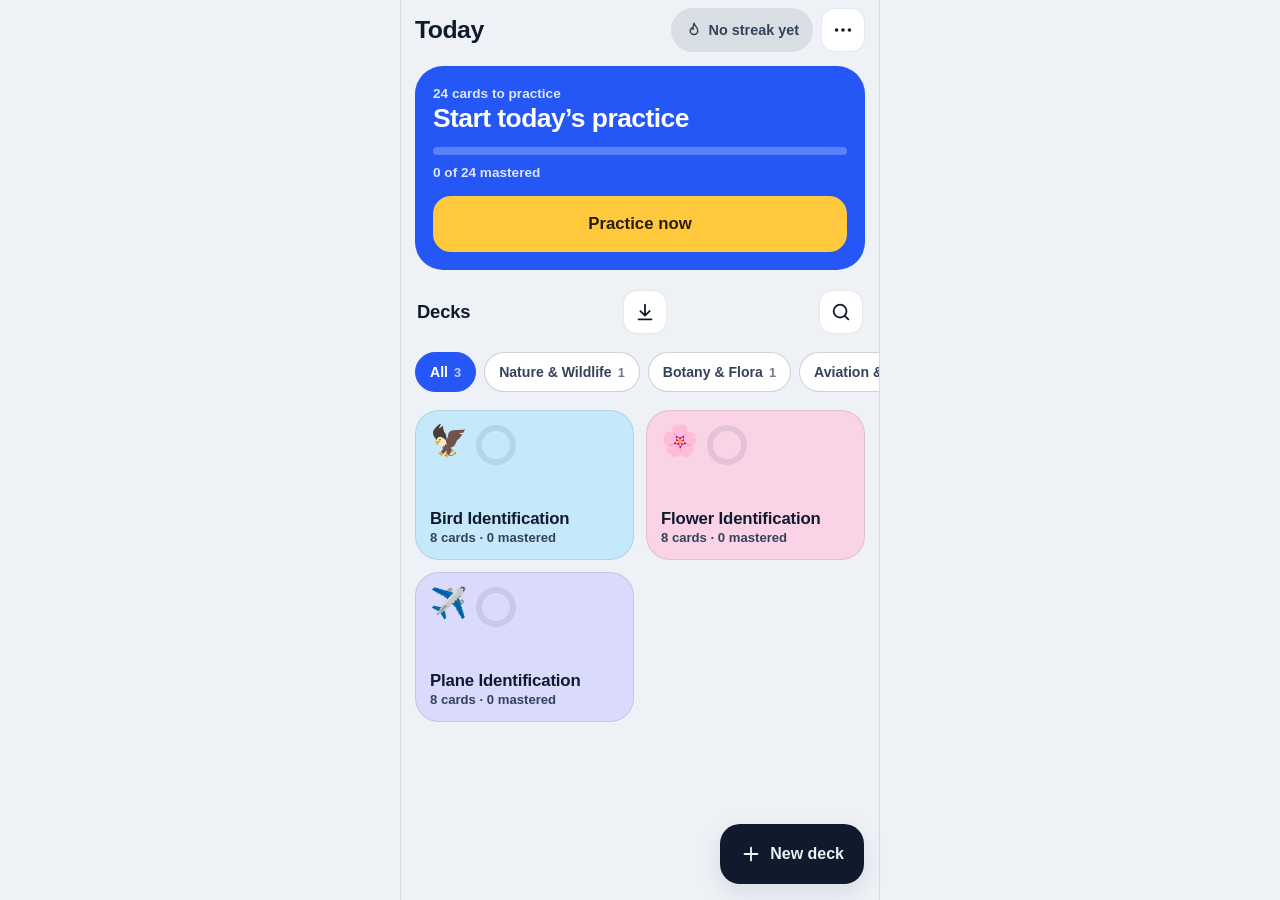
<file: index.html>
<!DOCTYPE html>
<html lang="en">
  <head>
    <meta charset="UTF-8" />
    <meta name="viewport" content="width=device-width, initial-scale=1.0, maximum-scale=5.0, viewport-fit=cover" />
    <meta name="theme-color" content="#eef1f6" />
    <meta name="apple-mobile-web-app-capable" content="yes" />
    <meta name="apple-mobile-web-app-status-bar-style" content="default" />
    <meta
      name="description"
      content="Modern visual flashcard, active recall, and multiple-choice quiz trainer for birds, flowers, aircraft, and AI-built JSON decks."
    />
    <title>FieldGuide — Focused Visual Study &amp; Quiz Trainer</title>
    <link rel="manifest" href="./manifest.json" />
    <link rel="icon" type="image/svg+xml" href="./icons/icon.svg" />
    <link rel="apple-touch-icon" href="./icons/icon.svg" />
    <script>
      // Apply the saved appearance before first paint to avoid a flash.
      try {
        var t = localStorage.getItem('fieldguide_theme_v1');
        if (t === 'light' || t === 'dark') document.documentElement.setAttribute('data-theme', t);
      } catch (e) {}
    </script>
    <link rel="stylesheet" href="./styles.css" />
  </head>
  <body>
    <div id="app">
      <div style="display:flex;flex-direction:column;align-items:center;justify-content:center;min-height:100dvh;gap:12px;color:var(--text-muted);font-family:system-ui,sans-serif;">
        <img src="./icons/icon.svg" alt="" style="width:44px;height:44px;border-radius:12px;opacity:0.9;" />
        <span style="font-size:0.9rem;font-weight:600;letter-spacing:0.02em;">Loading FieldGuide…</span>
      </div>
    </div>
    <script type="module" src="./js/app.js"></script>
  </body>
</html>
</file>
<file: styles.css>
/* FieldGuide — mobile-first trainer UI.
   Every colour is a token. Light is the default; dark applies via the OS setting
   (no data-theme) or an explicit data-theme="dark" / "light" set from the in-app Appearance menu. */

:root {
  --bg-app: #eef1f6;
  --bg-shell: #eef1f6;
  --bg-card: #ffffff;
  --bg-card-subtle: #f3f5fa;
  --bg-elevated: #ffffff;
  --bg-glass: rgba(238, 241, 246, 0.92);
  --fill: rgba(15, 27, 45, 0.05);
  --fill-strong: rgba(15, 27, 45, 0.09);
  --border: rgba(15, 27, 45, 0.1);
  --border-strong: rgba(15, 27, 45, 0.2);
  --text-main: #0f1b2d;
  --text-sub: #34425a;
  --text-muted: #5f6c82;
  --accent: #2457f5;
  --accent-hover: #1a44cc;
  --accent-on: #ffffff;
  --accent-soft: rgba(36, 87, 245, 0.12);
  --accent-text: #1a44cc;
  --accent-glow: rgba(36, 87, 245, 0.28);
  --sun: #ffc83d;
  --sun-on: #2a1d00;
  --success: #14915a;
  --success-text: #0c7a49;
  --success-soft: rgba(20, 145, 90, 0.14);
  --warning: #c77700;
  --warning-text: #8a5200;
  --warning-soft: rgba(245, 158, 11, 0.16);
  --danger: #d6453a;
  --danger-text: #b32f25;
  --danger-soft: rgba(214, 69, 58, 0.12);
  --sheet-bg: #ffffff;
  --overlay: rgba(15, 27, 45, 0.5);
  --shadow: 0 8px 24px rgba(15, 27, 45, 0.1);
  --media-empty: #dfe5ee;
  --tile-mix: 24%;
  --on-media: rgba(11, 18, 32, 0.66);

  --radius-xs: 8px;
  --radius-sm: 14px;
  --radius-md: 18px;
  --radius-lg: 24px;
  --radius-xl: 28px;
  --tap: 44px;
  --safe-top: env(safe-area-inset-top, 0px);
  --safe-bottom: env(safe-area-inset-bottom, 0px);
  --font: ui-rounded, -apple-system, BlinkMacSystemFont, 'SF Pro Text', 'Segoe UI', Roboto, Helvetica, Arial, sans-serif;
}

@media (prefers-color-scheme: dark) {
  :root:not([data-theme='light']) {
    --bg-app: #0b1220;
    --bg-shell: #0b1220;
    --bg-card: #152036;
    --bg-card-subtle: #101a2e;
    --bg-elevated: #1c2a46;
    --bg-glass: rgba(11, 18, 32, 0.92);
    --fill: rgba(255, 255, 255, 0.05);
    --fill-strong: rgba(255, 255, 255, 0.1);
    --border: rgba(255, 255, 255, 0.09);
    --border-strong: rgba(255, 255, 255, 0.18);
    --text-main: #eef2fb;
    --text-sub: #c4cee2;
    --text-muted: #94a3bf;
    --accent: #6c8dff;
    --accent-hover: #8aa5ff;
    --accent-on: #0b1220;
    --accent-soft: rgba(108, 141, 255, 0.18);
    --accent-text: #a9bcff;
    --accent-glow: rgba(108, 141, 255, 0.3);
    --success: #4fd49b;
    --success-text: #4fd49b;
    --success-soft: rgba(79, 212, 155, 0.16);
    --warning: #f5b83d;
    --warning-text: #fbbf24;
    --warning-soft: rgba(245, 184, 61, 0.16);
    --danger: #ff8277;
    --danger-text: #ff8f85;
    --danger-soft: rgba(255, 130, 119, 0.15);
    --sheet-bg: #152036;
    --overlay: rgba(3, 6, 14, 0.72);
    --shadow: 0 8px 24px rgba(0, 0, 0, 0.4);
    --media-empty: #0b1220;
    --tile-mix: 30%;
    color-scheme: dark;
  }
}

:root[data-theme='dark'] {
  --bg-app: #0b1220;
  --bg-shell: #0b1220;
  --bg-card: #152036;
  --bg-card-subtle: #101a2e;
  --bg-elevated: #1c2a46;
  --bg-glass: rgba(11, 18, 32, 0.92);
  --fill: rgba(255, 255, 255, 0.05);
  --fill-strong: rgba(255, 255, 255, 0.1);
  --border: rgba(255, 255, 255, 0.09);
  --border-strong: rgba(255, 255, 255, 0.18);
  --text-main: #eef2fb;
  --text-sub: #c4cee2;
  --text-muted: #94a3bf;
  --accent: #6c8dff;
  --accent-hover: #8aa5ff;
  --accent-on: #0b1220;
  --accent-soft: rgba(108, 141, 255, 0.18);
  --accent-text: #a9bcff;
  --accent-glow: rgba(108, 141, 255, 0.3);
  --success: #4fd49b;
  --success-text: #4fd49b;
  --success-soft: rgba(79, 212, 155, 0.16);
  --warning: #f5b83d;
  --warning-text: #fbbf24;
  --warning-soft: rgba(245, 184, 61, 0.16);
  --danger: #ff8277;
  --danger-text: #ff8f85;
  --danger-soft: rgba(255, 130, 119, 0.15);
  --sheet-bg: #152036;
  --overlay: rgba(3, 6, 14, 0.72);
  --shadow: 0 8px 24px rgba(0, 0, 0, 0.4);
  --media-empty: #0b1220;
  --tile-mix: 30%;
  color-scheme: dark;
}

* {
  box-sizing: border-box;
  margin: 0;
  padding: 0;
  -webkit-tap-highlight-color: transparent;
}

html,
body {
  min-height: 100%;
  background: var(--bg-app);
  color: var(--text-main);
  font-family: var(--font);
  font-size: 16px;
  line-height: 1.45;
  overflow-x: hidden;
  -webkit-font-smoothing: antialiased;
}

button,
input,
textarea {
  font-family: inherit;
  color: inherit;
}

button {
  touch-action: manipulation;
}

button:focus-visible,
a:focus-visible,
input:focus-visible,
textarea:focus-visible,
[data-action]:focus-visible {
  outline: 2px solid var(--accent);
  outline-offset: 2px;
}

/* --- APP SHELL --- */
.mobile-shell {
  width: 100%;
  max-width: 480px;
  min-height: 100dvh;
  margin: 0 auto;
  background: var(--bg-shell);
  display: flex;
  flex-direction: column;
  position: relative;
}

@media (min-width: 520px) {
  .mobile-shell {
    border-left: 1px solid var(--border);
    border-right: 1px solid var(--border);
  }
}

/* --- TOP BAR --- */
.topbar {
  padding-top: var(--safe-top);
  background: var(--bg-glass);
  backdrop-filter: blur(16px);
  -webkit-backdrop-filter: blur(16px);
  position: sticky;
  top: 0;
  z-index: 35;
  display: flex;
  flex-direction: column;
}

.topbar-main {
  min-height: 60px;
  padding: 8px 14px;
  display: flex;
  align-items: center;
  justify-content: space-between;
  gap: 10px;
}

.topbar-left {
  display: flex;
  align-items: center;
  gap: 10px;
  min-width: 0;
  flex: 1;
}

.topbar-right {
  display: flex;
  align-items: center;
  gap: 8px;
  flex-shrink: 0;
}

.topbar-title-group {
  min-width: 0;
  display: flex;
  flex-direction: column;
}

.topbar-title {
  font-size: 1.1rem;
  font-weight: 800;
  letter-spacing: -0.01em;
  white-space: nowrap;
  overflow: hidden;
  text-overflow: ellipsis;
}

.topbar-title.big {
  font-size: 1.55rem;
  letter-spacing: -0.02em;
}

.topbar-subtitle {
  font-size: 0.82rem;
  color: var(--text-muted);
  font-weight: 650;
  white-space: nowrap;
  overflow: hidden;
  text-overflow: ellipsis;
}

.icon {
  width: 22px;
  height: 22px;
  flex-shrink: 0;
  stroke: currentColor;
  fill: none;
  stroke-width: 2;
  stroke-linecap: round;
  stroke-linejoin: round;
}

.icon.sm {
  width: 18px;
  height: 18px;
}

.icon.xs {
  width: 15px;
  height: 15px;
}

.icon-btn {
  width: var(--tap);
  height: var(--tap);
  border-radius: 14px;
  border: 1px solid var(--border);
  background: var(--bg-card);
  color: var(--text-main);
  display: inline-flex;
  align-items: center;
  justify-content: center;
  cursor: pointer;
  flex-shrink: 0;
  transition: transform 0.12s ease, background 0.15s ease;
  position: relative;
}

.icon-btn:active {
  transform: scale(0.94);
}

.icon-btn.has-badge::after {
  content: '';
  position: absolute;
  top: 8px;
  right: 8px;
  width: 9px;
  height: 9px;
  border-radius: 50%;
  background: var(--sun);
  box-shadow: 0 0 0 2px var(--bg-card);
}

.streak-pill {
  min-height: var(--tap);
  padding: 0 14px;
  border-radius: 999px;
  background: var(--sun);
  color: var(--sun-on);
  font-weight: 800;
  font-size: 0.9rem;
  display: inline-flex;
  align-items: center;
  gap: 6px;
}

.streak-pill.idle {
  background: var(--fill-strong);
  color: var(--text-sub);
}

.session-progress-track {
  width: 100%;
  height: 4px;
  background: var(--fill-strong);
  overflow: hidden;
}

.session-progress-fill {
  height: 100%;
  background: var(--accent);
  border-radius: 0 4px 4px 0;
  transition: width 0.28s cubic-bezier(0.22, 1, 0.36, 1);
}

/* --- SEGMENTED CONTROL (used in sheets) --- */
.mode-segmented {
  display: grid;
  grid-template-columns: repeat(var(--cols, 3), 1fr);
  background: var(--fill);
  border: 1px solid var(--border);
  padding: 4px;
  border-radius: 16px;
  gap: 4px;
}

.mode-seg-btn {
  border: none;
  background: transparent;
  color: var(--text-muted);
  min-height: var(--tap);
  border-radius: 12px;
  font-size: 0.9rem;
  font-weight: 750;
  display: inline-flex;
  align-items: center;
  justify-content: center;
  gap: 6px;
  cursor: pointer;
  transition: background 0.16s ease, color 0.16s ease;
}

.mode-seg-btn.active {
  background: var(--accent);
  color: var(--accent-on);
}

/* --- SCREEN BODY --- */
.screen-body {
  flex: 1;
  padding: 6px 14px calc(104px + var(--safe-bottom));
  display: flex;
  flex-direction: column;
  gap: 16px;
}

.screen-body.study-layout {
  padding: 0 0 calc(24px + var(--safe-bottom));
  gap: 0;
}

.screen-body.study-layout.has-dock {
  padding-bottom: calc(112px + var(--safe-bottom));
}

.stage {
  padding: 14px 14px 0;
  display: flex;
  flex-direction: column;
  gap: 14px;
}

/* --- HOME: TODAY CARD --- */
.today-card {
  background: var(--accent);
  color: var(--accent-on);
  border-radius: var(--radius-xl);
  padding: 18px;
  display: flex;
  flex-direction: column;
  gap: 14px;
}

.today-eyebrow {
  font-size: 0.85rem;
  font-weight: 700;
  opacity: 0.85;
}

.today-headline {
  font-size: 1.65rem;
  font-weight: 850;
  line-height: 1.1;
  letter-spacing: -0.02em;
}

.today-bar {
  height: 8px;
  border-radius: 8px;
  background: color-mix(in srgb, currentColor 25%, transparent);
  overflow: hidden;
  display: flex;
}

.today-bar > span {
  background: currentColor;
  height: 100%;
}

.cta-btn {
  min-height: 56px;
  border-radius: 18px;
  border: none;
  background: var(--sun);
  color: var(--sun-on);
  font-size: 1.05rem;
  font-weight: 850;
  display: inline-flex;
  align-items: center;
  justify-content: center;
  gap: 8px;
  cursor: pointer;
  transition: transform 0.12s ease;
}

.cta-btn:active {
  transform: scale(0.98);
}

.section-header-row {
  display: flex;
  align-items: center;
  justify-content: space-between;
  gap: 8px;
  padding: 4px 2px 0;
}

.section-heading {
  font-size: 1.15rem;
  font-weight: 800;
  letter-spacing: -0.01em;
}

/* --- HOME: SEARCH & FOLDERS --- */
.home-search-wrap {
  position: relative;
  display: flex;
  align-items: center;
}

.home-search-icon {
  position: absolute;
  left: 14px;
  color: var(--text-muted);
  display: inline-flex;
  pointer-events: none;
}

.home-search-input {
  width: 100%;
  height: var(--tap);
  padding: 0 46px 0 42px;
  border-radius: 14px;
  border: 1px solid var(--border-strong);
  background: var(--bg-card);
  color: var(--text-main);
  font-size: 1rem;
}

.home-search-input:focus {
  outline: none;
  border-color: var(--accent);
}

.home-search-clear {
  position: absolute;
  right: 2px;
  width: var(--tap);
  height: var(--tap);
  border: none;
  background: transparent;
  color: var(--text-muted);
  cursor: pointer;
  display: inline-flex;
  align-items: center;
  justify-content: center;
}

.study-filter-strip {
  display: flex;
  align-items: center;
  gap: 8px;
  overflow-x: auto;
  scrollbar-width: none;
  padding: 2px 14px 2px;
  margin: 0 -14px;
}

.study-filter-strip::-webkit-scrollbar {
  display: none;
}

.filter-chip {
  min-height: 40px;
  padding: 0 14px;
  border-radius: 999px;
  border: 1px solid var(--border-strong);
  background: var(--bg-card);
  color: var(--text-sub);
  font-size: 0.88rem;
  font-weight: 700;
  white-space: nowrap;
  display: inline-flex;
  align-items: center;
  gap: 6px;
  cursor: pointer;
  flex-shrink: 0;
  transition: background 0.14s ease, color 0.14s ease;
}

.filter-chip.active {
  background: var(--accent);
  border-color: var(--accent);
  color: var(--accent-on);
}

.filter-chip-count {
  opacity: 0.7;
  font-size: 0.8rem;
}

/* --- HOME: DECK TILES --- */
.deck-grid {
  display: grid;
  grid-template-columns: 1fr 1fr;
  gap: 12px;
}

.deck-tile {
  --deck-color: var(--accent);
  position: relative;
  min-height: 150px;
  padding: 14px;
  border-radius: var(--radius-lg);
  border: 1px solid var(--border);
  background: color-mix(in srgb, var(--deck-color) var(--tile-mix), var(--bg-card));
  color: var(--text-main);
  text-align: left;
  display: flex;
  flex-direction: column;
  justify-content: space-between;
  gap: 14px;
  cursor: pointer;
  transition: transform 0.12s ease;
}

.deck-tile:active {
  transform: scale(0.97);
}

.deck-tile-top {
  display: flex;
  align-items: flex-start;
  justify-content: space-between;
  gap: 8px;
}

.deck-avatar {
  font-size: 1.9rem;
  line-height: 1;
}

.deck-ring {
  --p: 0%;
  width: 40px;
  height: 40px;
  border-radius: 50%;
  background: conic-gradient(var(--text-main) var(--p), var(--fill-strong) 0);
  display: grid;
  place-items: center;
  flex-shrink: 0;
}

.deck-ring::after {
  content: '';
  width: 28px;
  height: 28px;
  border-radius: 50%;
  background: color-mix(in srgb, var(--deck-color) var(--tile-mix), var(--bg-card));
}

.deck-name,
.deck-meta {
  display: block;
}

.deck-name {
  font-size: 1.05rem;
  font-weight: 850;
  line-height: 1.15;
  letter-spacing: -0.01em;
  overflow-wrap: anywhere;
}

.deck-meta {
  font-size: 0.82rem;
  color: var(--text-sub);
  font-weight: 650;
  margin-top: 2px;
}

.fab-wrap {
  position: fixed;
  bottom: 0;
  left: 50%;
  transform: translateX(-50%);
  width: 100%;
  max-width: 480px;
  padding: 0 16px calc(16px + var(--safe-bottom));
  display: flex;
  justify-content: flex-end;
  pointer-events: none;
  z-index: 30;
}

.fab {
  pointer-events: auto;
  min-width: 60px;
  height: 60px;
  padding: 0 20px;
  border-radius: 20px;
  border: none;
  background: var(--text-main);
  color: var(--bg-app);
  font-size: 1rem;
  font-weight: 800;
  display: inline-flex;
  align-items: center;
  justify-content: center;
  gap: 8px;
  box-shadow: var(--shadow);
  cursor: pointer;
}

.fab:active {
  transform: scale(0.96);
}

/* --- STUDY: PHOTO AND SHEET --- */
.study-card {
  background: var(--bg-card);
  border: 1px solid var(--border);
  border-radius: var(--radius-xl);
  overflow: hidden;
  display: flex;
  flex-direction: column;
  box-shadow: var(--shadow);
}

.study-card.flush {
  border: none;
  box-shadow: none;
  border-radius: 0;
  background: transparent;
}

.study-card.message {
  margin: 14px;
}

.media-frame {
  position: relative;
  width: 100%;
  height: clamp(280px, 46dvh, 420px);
  background: var(--media-empty);
  display: flex;
  align-items: center;
  justify-content: center;
  overflow: hidden;
}

.media-frame::before {
  content: '';
  position: absolute;
  inset: -16px;
  background-image: var(--media-bg, none);
  background-size: cover;
  background-position: center;
  filter: blur(22px) brightness(0.55) saturate(1.2);
  transform: scale(1.08);
  pointer-events: none;
  z-index: 0;
}

.media-frame.tall {
  height: clamp(300px, 52dvh, 460px);
}

.media-frame.compact {
  height: clamp(220px, 34dvh, 300px);
}

.media-frame.quiz-frame {
  height: clamp(180px, 30dvh, 280px);
  border-radius: var(--radius-lg);
}

.media-frame.rounded {
  border-radius: var(--radius-xl);
}

.media-frame.is-portrait {
  height: clamp(320px, 54dvh, 480px);
}

.media-frame.quiz-frame.is-portrait,
.media-frame.compact.is-portrait {
  height: clamp(220px, 34dvh, 320px);
}

.media-frame.is-wide {
  height: clamp(210px, 32dvh, 280px);
}

.media-frame.quiz-frame.is-wide,
.media-frame.compact.is-wide {
  height: clamp(160px, 24dvh, 220px);
}

.media-img {
  position: relative;
  z-index: 1;
  width: 100%;
  height: 100%;
  object-fit: cover;
  object-position: center;
  cursor: zoom-in;
}

.media-img.contain {
  object-fit: contain;
}

.media-overlay-top {
  position: absolute;
  top: 12px;
  left: 12px;
  right: 12px;
  display: flex;
  align-items: center;
  justify-content: space-between;
  gap: 8px;
  z-index: 2;
  pointer-events: none;
}

.media-overlay-top > * {
  pointer-events: auto;
}

.media-badge,
.status-pill-btn,
.media-ctrl-btn {
  background: var(--on-media);
  backdrop-filter: blur(8px);
  -webkit-backdrop-filter: blur(8px);
  color: #fff;
  border: 1px solid rgba(255, 255, 255, 0.2);
  min-height: 40px;
  padding: 0 14px;
  border-radius: 999px;
  font-size: 0.85rem;
  font-weight: 700;
  display: inline-flex;
  align-items: center;
  gap: 6px;
  cursor: pointer;
}

.media-badge {
  cursor: default;
  min-height: 34px;
  max-width: 55%;
  white-space: nowrap;
  overflow: hidden;
  text-overflow: ellipsis;
}

.status-pill-btn.mastered {
  background: rgba(8, 100, 66, 0.85);
}

.status-pill-btn.learning {
  background: rgba(140, 80, 0, 0.85);
}

.card-body {
  padding: 18px 18px 8px;
  display: flex;
  flex-direction: column;
  gap: 14px;
}

.sheet-card {
  background: var(--bg-card);
  border-radius: 26px 26px 0 0;
  margin-top: -26px;
  position: relative;
  z-index: 3;
  padding-top: 12px;
  min-height: 160px;
}

.sheet-card::before {
  content: '';
  width: 38px;
  height: 4px;
  border-radius: 4px;
  background: var(--border-strong);
  align-self: center;
}

.card-title {
  font-size: 1.65rem;
  font-weight: 850;
  line-height: 1.15;
  letter-spacing: -0.02em;
}

.card-subtitle {
  font-size: 1.02rem;
  color: var(--text-muted);
  font-style: italic;
  margin-top: 3px;
}

.info-block {
  background: var(--bg-card-subtle);
  border-radius: var(--radius-sm);
  padding: 13px 15px;
  font-size: 0.98rem;
  color: var(--text-sub);
  line-height: 1.55;
}

.info-block.key-marks {
  background: var(--accent-soft);
}

.info-block-label {
  font-size: 0.76rem;
  font-weight: 800;
  text-transform: uppercase;
  letter-spacing: 0.07em;
  color: var(--text-muted);
  margin-bottom: 4px;
  display: flex;
  align-items: center;
  gap: 5px;
}

.info-block.key-marks .info-block-label {
  color: var(--accent-text);
}

.card-footer-row {
  display: flex;
  align-items: center;
  justify-content: space-between;
  gap: 8px;
}

.source-link {
  display: inline-flex;
  align-items: center;
  gap: 6px;
  min-height: var(--tap);
  font-size: 0.9rem;
  font-weight: 700;
  color: var(--accent-text);
  text-decoration: none;
  padding: 0 14px;
  border-radius: 999px;
  background: var(--accent-soft);
}

.swipe-hint-lbl {
  font-size: 0.8rem;
  color: var(--text-muted);
}

/* --- RECALL --- */
.recall-card-shell {
  width: 100%;
  position: relative;
}

.recall-prompt-card,
.recall-answer-card {
  background: var(--bg-card);
  border: 1px solid var(--border);
  border-radius: var(--radius-xl);
  overflow: hidden;
  display: flex;
  flex-direction: column;
  box-shadow: var(--shadow);
  position: relative;
  touch-action: pan-y;
  will-change: transform;
}

.recall-prompt-card {
  cursor: pointer;
  animation: cardFadeIn 0.2s ease;
}

.recall-answer-card {
  animation: cardFadeIn 0.2s ease;
}

.recall-answer-card.settling {
  transition: transform 0.22s ease;
}

.recall-answer-card.flying {
  transition: transform 0.22s ease, opacity 0.22s ease;
  opacity: 0;
}

.swipe-stamp {
  position: absolute;
  top: 16px;
  z-index: 5;
  padding: 6px 12px;
  border-radius: 12px;
  border: 3px solid currentColor;
  font-weight: 900;
  font-size: 1rem;
  letter-spacing: 0.04em;
  text-transform: uppercase;
  background: var(--bg-card);
  opacity: 0;
  pointer-events: none;
}

.swipe-stamp.again {
  left: 14px;
  color: var(--danger-text);
  transform: rotate(-10deg);
}

.swipe-stamp.got {
  right: 14px;
  color: var(--success-text);
  transform: rotate(10deg);
}

.recall-prompt-footer {
  padding: 8px 8px 8px 18px;
  display: flex;
  align-items: center;
  justify-content: space-between;
  gap: 10px;
  border-top: 1px solid var(--border);
}

.recall-prompt-instruction {
  font-size: 0.95rem;
  font-weight: 700;
  color: var(--text-sub);
}

.hint-pill-btn {
  background: var(--fill);
  border: 1px solid var(--border-strong);
  color: var(--text-sub);
  min-height: var(--tap);
  padding: 0 16px;
  border-radius: 999px;
  font-size: 0.88rem;
  font-weight: 700;
  cursor: pointer;
  display: inline-flex;
  align-items: center;
  gap: 6px;
}

.recall-hint-box {
  margin: 0 14px 12px;
  padding: 12px 14px;
  border-radius: var(--radius-sm);
  background: var(--warning-soft);
  font-size: 0.95rem;
  color: var(--warning-text);
}

.recall-prompt-title {
  padding: 18px 18px 14px;
  text-align: center;
  font-size: 1.15rem;
  font-weight: 800;
}

@keyframes cardFadeIn {
  from {
    opacity: 0.5;
    transform: translateY(6px);
  }
  to {
    opacity: 1;
    transform: translateY(0);
  }
}

/* --- QUIZ --- */
.quiz-meta {
  display: flex;
  align-items: center;
  justify-content: space-between;
  gap: 10px;
  font-size: 0.82rem;
  font-weight: 800;
  color: var(--text-muted);
  text-transform: uppercase;
  letter-spacing: 0.06em;
}

.quiz-meta .streak {
  color: var(--warning-text);
  display: inline-flex;
  align-items: center;
  gap: 4px;
}

.quiz-question {
  font-size: 1.35rem;
  font-weight: 850;
  letter-spacing: -0.01em;
  line-height: 1.2;
}

.quiz-options {
  display: flex;
  flex-direction: column;
  gap: 10px;
}

.quiz-opt {
  width: 100%;
  min-height: 60px;
  text-align: left;
  background: var(--bg-card);
  border: 2px solid var(--border);
  border-radius: 18px;
  padding: 10px 16px;
  color: var(--text-main);
  cursor: pointer;
  display: flex;
  align-items: center;
  gap: 12px;
  transition: background 0.14s ease, border-color 0.14s ease, transform 0.1s ease;
}

.quiz-opt:active:not(:disabled) {
  transform: scale(0.985);
  border-color: var(--accent);
}

.quiz-opt:disabled {
  cursor: default;
}

.quiz-opt-key {
  display: none;
  width: 28px;
  height: 28px;
  border-radius: 50%;
  align-items: center;
  justify-content: center;
  flex-shrink: 0;
  font-weight: 900;
  font-size: 0.85rem;
}

.quiz-opt-content {
  flex: 1;
  min-width: 0;
}

.quiz-opt-title {
  font-size: 1.05rem;
  font-weight: 750;
  display: block;
}

.quiz-opt-sub {
  font-size: 0.85rem;
  color: var(--text-muted);
  font-style: italic;
  display: block;
}

.quiz-opt.correct {
  background: var(--success-soft);
  border-color: var(--success);
}

.quiz-opt.correct .quiz-opt-key {
  display: inline-flex;
  background: var(--success);
  color: var(--bg-app);
}

.quiz-opt.wrong {
  background: var(--danger-soft);
  border-color: var(--danger);
}

.quiz-opt.wrong .quiz-opt-key {
  display: inline-flex;
  background: var(--danger);
  color: var(--bg-app);
}

/* --- BOTTOM DOCK --- */
.study-dock {
  position: fixed;
  bottom: 0;
  left: 50%;
  transform: translateX(-50%);
  width: 100%;
  max-width: 480px;
  background: var(--bg-glass);
  backdrop-filter: blur(18px);
  -webkit-backdrop-filter: blur(18px);
  border-top: 1px solid var(--border);
  padding: 12px 14px calc(14px + var(--safe-bottom));
  z-index: 32;
  display: flex;
  flex-direction: column;
  gap: 8px;
}

.dock-row {
  display: flex;
  align-items: center;
  gap: 10px;
}

.dock-nav-btn {
  min-height: 56px;
  padding: 0 18px;
  border-radius: 18px;
  font-size: 1rem;
  font-weight: 800;
  border: 1px solid var(--border-strong);
  background: var(--bg-card);
  color: var(--text-main);
  display: inline-flex;
  align-items: center;
  justify-content: center;
  gap: 8px;
  cursor: pointer;
  flex: 1;
  transition: transform 0.1s ease;
}

.dock-nav-btn.primary {
  background: var(--accent);
  border-color: var(--accent);
  color: var(--accent-on);
}

.dock-nav-btn.ghost {
  min-height: var(--tap);
  background: transparent;
  border-color: transparent;
  color: var(--text-sub);
  font-size: 0.92rem;
}

.dock-nav-btn:active {
  transform: scale(0.975);
}

.dock-counter-pill {
  padding: 0 4px;
  font-size: 0.92rem;
  font-weight: 800;
  color: var(--text-muted);
  white-space: nowrap;
  font-variant-numeric: tabular-nums;
}

.dock-grade-grid {
  display: grid;
  grid-template-columns: 1fr 1fr;
  gap: 10px;
}

.grade-btn {
  min-height: 64px;
  border-radius: 20px;
  border: 2px solid transparent;
  display: flex;
  flex-direction: column;
  align-items: center;
  justify-content: center;
  cursor: pointer;
  transition: transform 0.12s ease;
}

.grade-btn:active {
  transform: scale(0.975);
}

.grade-btn-main {
  font-size: 1.05rem;
  font-weight: 850;
  line-height: 1.15;
}

.grade-btn-sub {
  font-size: 0.78rem;
  font-weight: 650;
  opacity: 0.85;
}

.grade-btn.learning {
  background: var(--bg-card);
  border-color: var(--danger);
  color: var(--danger-text);
}

.grade-btn.mastered {
  background: var(--success);
  color: var(--bg-app);
}

.dock-hint {
  text-align: center;
  font-size: 0.82rem;
  color: var(--text-muted);
  font-weight: 650;
}

.quiz-feedback-box {
  display: flex;
  flex-direction: column;
  gap: 8px;
  animation: slideUp 0.18s cubic-bezier(0.22, 1, 0.36, 1);
}

.quiz-feedback-header {
  display: flex;
  align-items: center;
  justify-content: space-between;
  gap: 8px;
  padding: 14px 16px;
  border-radius: 18px;
  background: var(--fill);
}

.quiz-feedback-header.correct {
  background: var(--success-soft);
}

.quiz-feedback-header.wrong {
  background: var(--danger-soft);
}

.quiz-feedback-title {
  font-size: 1rem;
  font-weight: 850;
}

.quiz-feedback-title.correct {
  color: var(--success-text);
}

.quiz-feedback-title.wrong {
  color: var(--danger-text);
}

/* --- BUTTONS --- */
.btn {
  display: inline-flex;
  align-items: center;
  justify-content: center;
  gap: 8px;
  min-height: 52px;
  padding: 0 18px;
  border-radius: 16px;
  font-size: 1rem;
  font-weight: 800;
  border: 1px solid transparent;
  cursor: pointer;
  color: var(--text-main);
  background: var(--bg-elevated);
  transition: transform 0.12s ease;
}

.btn:active {
  transform: scale(0.98);
}

.btn-primary {
  background: var(--accent);
  color: var(--accent-on);
}

.btn-secondary {
  background: var(--bg-card);
  border-color: var(--border-strong);
}

.btn-warning {
  background: var(--warning-soft);
  border-color: var(--warning);
  color: var(--warning-text);
}

.btn-danger {
  background: var(--danger-soft);
  border-color: var(--danger);
  color: var(--danger-text);
}

.finish-panel {
  padding: 30px 20px;
  text-align: center;
  gap: 14px;
  align-items: center;
}

.finish-panel .btn {
  width: 100%;
}

.finish-actions {
  display: flex;
  flex-direction: column;
  gap: 10px;
  width: 100%;
  margin-top: 6px;
}

.finish-score {
  font-size: 3rem;
  font-weight: 900;
  letter-spacing: -0.03em;
  line-height: 1;
}

/* --- BOTTOM SHEETS --- */
.sheet-backdrop {
  position: fixed;
  inset: 0;
  background: var(--overlay);
  z-index: 80;
  display: flex;
  align-items: flex-end;
  justify-content: center;
  animation: fadeIn 0.15s ease;
}

.bottom-sheet {
  width: 100%;
  max-width: 480px;
  max-height: 90dvh;
  overflow-y: auto;
  background: var(--sheet-bg);
  border-radius: 28px 28px 0 0;
  padding: 4px 16px calc(22px + var(--safe-bottom));
  display: flex;
  flex-direction: column;
  gap: 16px;
  animation: slideUp 0.22s cubic-bezier(0.22, 1, 0.36, 1);
  box-shadow: 0 -12px 40px rgba(0, 0, 0, 0.3);
  overscroll-behavior: contain;
}

.sheet-handle {
  width: 120px;
  height: 24px;
  padding: 9px 40px;
  background: var(--border-strong);
  background-clip: content-box;
  border-radius: 999px;
  margin: 0 auto -6px;
  flex-shrink: 0;
  touch-action: none;
}

.sheet-grab {
  touch-action: none;
  display: flex;
  flex-direction: column;
  gap: 10px;
}

.sheet-header {
  display: flex;
  align-items: center;
  justify-content: space-between;
  gap: 10px;
}

.sheet-title {
  font-size: 1.2rem;
  font-weight: 850;
  letter-spacing: -0.01em;
}

.sheet-close-btn {
  width: var(--tap);
  height: var(--tap);
  border-radius: 50%;
  border: none;
  background: var(--fill-strong);
  color: var(--text-sub);
  display: inline-flex;
  align-items: center;
  justify-content: center;
  cursor: pointer;
  flex-shrink: 0;
}

.sheet-section {
  display: flex;
  flex-direction: column;
  gap: 8px;
}

.sheet-section-label {
  font-size: 0.78rem;
  font-weight: 800;
  text-transform: uppercase;
  letter-spacing: 0.07em;
  color: var(--text-muted);
}

.sheet-pill-grid {
  display: grid;
  grid-template-columns: repeat(2, minmax(0, 1fr));
  gap: 8px;
}

.sheet-pill-opt {
  min-width: 0;
  min-height: 52px;
  padding: 8px 14px;
  border-radius: 14px;
  background: var(--fill);
  border: 2px solid transparent;
  color: var(--text-sub);
  font-size: 0.95rem;
  font-weight: 700;
  display: flex;
  align-items: center;
  justify-content: space-between;
  gap: 6px;
  cursor: pointer;
  text-align: left;
}

.sheet-pill-opt.active {
  background: var(--accent-soft);
  border-color: var(--accent);
  color: var(--text-main);
}

.sheet-menu-list {
  display: flex;
  flex-direction: column;
  gap: 8px;
}

.sheet-item {
  width: 100%;
  min-height: 52px;
  padding: 10px 16px;
  border-radius: 14px;
  background: var(--fill);
  border: 2px solid transparent;
  color: var(--text-main);
  font-size: 0.98rem;
  font-weight: 700;
  display: flex;
  align-items: center;
  justify-content: space-between;
  gap: 10px;
  cursor: pointer;
  text-align: left;
}

.sheet-item.active {
  background: var(--accent-soft);
  border-color: var(--accent);
}

.sheet-item.danger {
  color: var(--danger-text);
}

.sheet-item-label {
  display: inline-flex;
  align-items: center;
  gap: 10px;
  min-width: 0;
}

.mode-launch {
  display: flex;
  flex-direction: column;
  gap: 10px;
}

.mode-launch-btn {
  min-height: 68px;
  padding: 12px 16px;
  border-radius: 20px;
  border: none;
  background: var(--accent-soft);
  color: var(--text-main);
  display: flex;
  align-items: center;
  gap: 14px;
  text-align: left;
  cursor: pointer;
}

.mode-launch-btn:active {
  transform: scale(0.98);
}

.mode-launch-icon {
  width: 44px;
  height: 44px;
  border-radius: 14px;
  background: var(--accent);
  color: var(--accent-on);
  display: grid;
  place-items: center;
  flex-shrink: 0;
}

.mode-launch-text {
  display: flex;
  flex-direction: column;
  min-width: 0;
}

.mode-launch-text b {
  font-size: 1.05rem;
  font-weight: 850;
}

.mode-launch-text span {
  font-size: 0.86rem;
  color: var(--text-muted);
  font-weight: 600;
}

.inline-confirm-box {
  background: var(--danger-soft);
  border-radius: 14px;
  padding: 14px;
  display: flex;
  flex-direction: column;
  gap: 12px;
}

/* --- FORMS --- */
.form-input,
.form-textarea {
  width: 100%;
  min-height: var(--tap);
  background: var(--bg-card-subtle);
  border: 1px solid var(--border-strong);
  border-radius: 14px;
  padding: 11px 14px;
  color: var(--text-main);
  font-size: 1rem;
}

.form-input:focus,
.form-textarea:focus {
  outline: none;
  border-color: var(--accent);
}

.form-textarea {
  font-family: ui-monospace, SFMono-Regular, Menlo, Monaco, Consolas, monospace;
  font-size: 0.85rem;
  min-height: 140px;
  line-height: 1.45;
}

/* --- LIGHTBOX --- */
.lightbox-img {
  max-width: 95vw;
  max-height: 78dvh;
  object-fit: contain;
  border-radius: 14px;
}

.lightbox-text {
  color: #fff;
}

/* --- TOAST --- */
.toast-container {
  position: fixed;
  top: calc(68px + var(--safe-top));
  left: 50%;
  transform: translateX(-50%);
  z-index: 120;
  display: flex;
  flex-direction: column;
  gap: 6px;
  pointer-events: none;
  width: 90%;
  max-width: 380px;
}

.toast {
  background: var(--text-main);
  color: var(--bg-app);
  padding: 12px 18px;
  border-radius: 999px;
  font-size: 0.92rem;
  font-weight: 700;
  text-align: center;
  box-shadow: var(--shadow);
  animation: fadeIn 0.15s ease;
}

@keyframes fadeIn {
  from {
    opacity: 0;
  }
  to {
    opacity: 1;
  }
}

@keyframes slideUp {
  from {
    transform: translateY(100%);
  }
  to {
    transform: translateY(0);
  }
}

@media (prefers-reduced-motion: reduce) {
  *,
  *::before,
  *::after {
    animation-duration: 0.01ms !important;
    transition-duration: 0.01ms !important;
  }
}

/* --- AI CONNECTION & CARD EDITOR --- */
.btn:disabled,
.mode-seg-btn:disabled,
.hint-pill-btn:disabled {
  opacity: 0.55;
  cursor: default;
}

.form-hint {
  font-size: 0.8rem;
  line-height: 1.45;
  color: var(--text-muted);
}

.form-hint code {
  font-size: 0.76rem;
  background: var(--fill);
  padding: 1px 5px;
  border-radius: 6px;
  word-break: break-all;
}

.form-textarea.form-textarea-plain {
  font-family: inherit;
  font-size: 0.95rem;
  min-height: 84px;
}

.form-check {
  display: flex;
  align-items: center;
  gap: 10px;
  min-height: var(--tap);
  font-size: 0.9rem;
  font-weight: 650;
  color: var(--text-sub);
  cursor: pointer;
}

.form-check input {
  width: 20px;
  height: 20px;
  accent-color: var(--accent);
  flex-shrink: 0;
}

.ai-conn-line {
  display: flex;
  align-items: center;
  justify-content: space-between;
  gap: 10px;
  font-size: 0.84rem;
  font-weight: 650;
  color: var(--text-muted);
  min-width: 0;
}

.ai-conn-line > span {
  display: inline-flex;
  align-items: center;
  gap: 6px;
  min-width: 0;
  overflow: hidden;
  text-overflow: ellipsis;
  white-space: nowrap;
}

.card-row {
  display: flex;
  align-items: center;
  gap: 10px;
  padding: 8px 10px;
  border-radius: 14px;
  background: var(--fill);
  min-height: 60px;
}

.card-row-thumb {
  width: 44px;
  height: 44px;
  border-radius: 10px;
  object-fit: cover;
  flex-shrink: 0;
  background: var(--fill-strong);
}

.card-row-text {
  flex: 1;
  min-width: 0;
  border: none;
  background: none;
  padding: 0;
  text-align: left;
  color: var(--text-main);
  display: flex;
  flex-direction: column;
  cursor: pointer;
}

.card-row-text b,
.card-row-text span {
  overflow: hidden;
  text-overflow: ellipsis;
  white-space: nowrap;
}

.card-row-text b {
  font-size: 0.95rem;
  font-weight: 750;
}

.card-row-text span {
  font-size: 0.8rem;
  color: var(--text-muted);
  font-weight: 600;
}

.card-photo-row {
  display: flex;
  align-items: center;
  gap: 12px;
}

.card-photo-preview {
  width: 96px;
  height: 96px;
  border-radius: 16px;
  object-fit: cover;
  flex-shrink: 0;
  background: var(--fill-strong);
}

.card-photo-preview.empty {
  display: grid;
  place-items: center;
  color: var(--text-muted);
}

.card-photo-pick {
  display: inline-flex;
  align-items: center;
  justify-content: center;
  gap: 8px;
  cursor: pointer;
}

.card-credits {
  font-size: 0.74rem;
  line-height: 1.4;
  color: var(--text-muted);
}

.card-credits a {
  color: inherit;
  text-decoration: underline;
}
</file>
